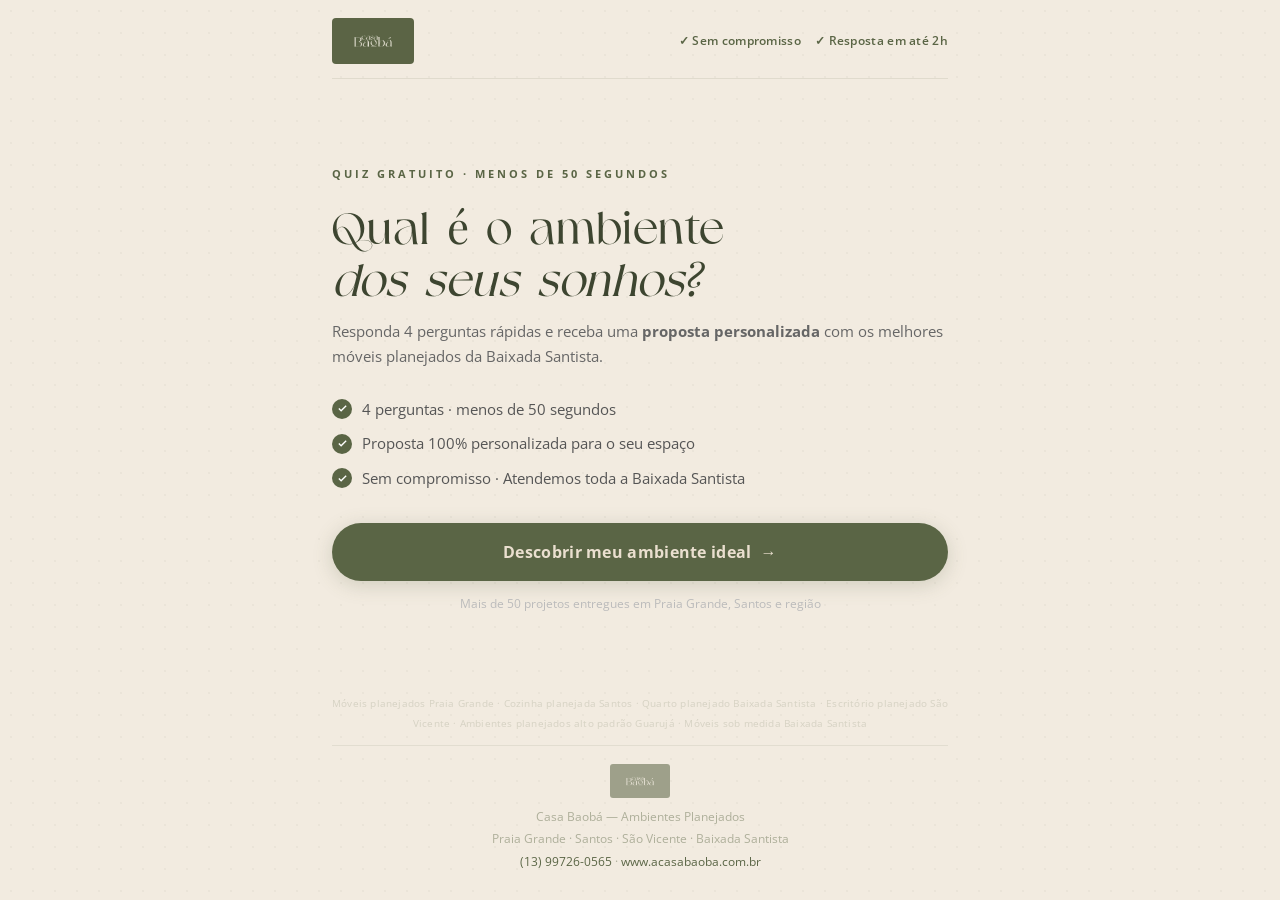
<file: quiz.html>
<!DOCTYPE html>
<html lang="pt-BR">
<head>
  <!-- Google Tag Manager -->
  <script>(function(w,d,s,l,i){w[l]=w[l]||[];w[l].push({'gtm.start':
  new Date().getTime(),event:'gtm.js'});var f=d.getElementsByTagName(s)[0],
  j=d.createElement(s),dl=l!='dataLayer'?'&l='+l:'';j.async=true;j.src=
  'https://www.googletagmanager.com/gtm.js?id='+i+dl;f.parentNode.insertBefore(j,f);
  })(window,document,'script','dataLayer','GTM-PFZQ8HLK');</script>

  <meta charset="UTF-8" />
  <meta name="viewport" content="width=device-width, initial-scale=1.0" />
  <meta name="description" content="Quiz gratuito: descubra o ambiente planejado ideal para você em 4 perguntas. Proposta personalizada de móveis planejados de alto padrão — Praia Grande, Santos e Baixada Santista." />
  <title>Quiz — Descubra Seu Ambiente Planejado Ideal | Casa Baobá</title>

  <meta name="geo.region" content="BR-SP" />
  <meta name="geo.placename" content="Praia Grande, São Paulo, Brasil" />
  <meta name="geo.position" content="-24.0056;-46.4105" />
  <meta name="ICBM" content="-24.0056, -46.4105" />
  <meta name="keywords" content="quiz móveis planejados, orçamento móveis planejados Praia Grande, cozinha planejada Baixada Santista, ambientes planejados Santos, móveis planejados alto padrão São Vicente" />

  <meta property="og:type" content="website" />
  <meta property="og:locale" content="pt_BR" />
  <meta property="og:title" content="Quiz — Descubra Seu Ambiente Planejado Ideal | Casa Baobá" />
  <meta property="og:description" content="4 perguntas rápidas para receber uma proposta personalizada de móveis planejados de alto padrão na Baixada Santista." />
  <meta property="og:url" content="https://www.acasabaoba.com.br/quiz" />
  <meta property="og:image" content="https://www.acasabaoba.com.br/images/COZINHA/1.jpeg" />
  <link rel="canonical" href="https://www.acasabaoba.com.br/quiz" />

  <script type="application/ld+json">
  {
    "@context": "https://schema.org",
    "@type": "LocalBusiness",
    "name": "Casa Baobá",
    "description": "Ambientes planejados com design contemporâneo e sobriedade estética.",
    "url": "https://www.acasabaoba.com.br",
    "telephone": "+55-13-99726-0565",
    "address": { "@type": "PostalAddress", "addressLocality": "Praia Grande", "addressRegion": "SP", "addressCountry": "BR" },
    "areaServed": ["Praia Grande","Santos","São Vicente","Guarujá","Cubatão","Mongaguá","Itanhaém","Peruíbe","São Paulo"]
  }
  </script>

  <link rel="preconnect" href="https://fonts.googleapis.com" />
  <link rel="preconnect" href="https://fonts.gstatic.com" crossorigin />
  <link href="https://fonts.googleapis.com/css2?family=Open+Sans:wght@300;400;600;700&family=Playfair+Display:ital,wght@0,400;1,400&display=swap" rel="stylesheet" />

  <style>
    @font-face {
      font-family: 'Rische';
      src: url('fonts/rische.otf') format('opentype');
      font-weight: 400; font-style: normal; font-display: swap;
    }

    *, *::before, *::after { box-sizing: border-box; margin: 0; padding: 0; }

    :root {
      --verde:   #5A6545;
      --escuro:  #3d4530;
      --areia:   #EADFCF;
      --creme:   #F2EBE0;
      --branco:  #FFFFFF;
      --texto:   #2C2C2C;
      --ft:      'Rische', 'Playfair Display', Georgia, serif;
      --fc:      'Open Sans', sans-serif;
      --r:       12px;
      --tr:      0.22s ease;
    }

    html { scroll-behavior: smooth; }

    body {
      font-family: var(--fc);
      background: var(--creme);
      background-image: radial-gradient(rgba(90,101,69,0.05) 1px, transparent 1px);
      background-size: 22px 22px;
      color: var(--texto);
      line-height: 1.65;
      -webkit-font-smoothing: antialiased;
      min-height: 100vh;
    }

    a { text-decoration: none; color: inherit; }
    button { cursor: pointer; border: none; background: none; font-family: inherit; }
    img { display: block; max-width: 100%; }

    /* ── WRAPPER ── */
    .qw {
      max-width: 660px;
      margin: 0 auto;
      min-height: 100vh;
      display: flex;
      flex-direction: column;
      padding: 0 22px;
    }

    /* ── HEADER ── */
    .qhead {
      display: flex;
      align-items: center;
      justify-content: space-between;
      padding: 18px 0 14px;
      border-bottom: 1px solid rgba(90,101,69,0.12);
    }
    .qhead__logo img { height: 46px; border-radius: 4px; }
    .qhead__trust {
      display: flex;
      gap: 14px;
      font-size: 12px;
      color: var(--verde);
      font-weight: 600;
      letter-spacing: 0.3px;
    }
    .qhead__trust span::before { content: '✓ '; }
    @media (max-width: 440px) { .qhead__trust span:first-child { display: none; } }

    /* ── PROGRESS ── */
    .qprog {
      padding: 14px 0 2px;
      visibility: hidden;
    }
    .qprog__meta {
      display: flex;
      justify-content: space-between;
      font-size: 11px;
      font-weight: 700;
      letter-spacing: 0.5px;
      color: rgba(90,101,69,0.6);
      margin-bottom: 7px;
      text-transform: uppercase;
    }
    .qprog__bar { height: 3px; background: rgba(90,101,69,0.12); border-radius: 99px; overflow: hidden; }
    .qprog__fill { height: 100%; background: var(--verde); border-radius: 99px; transition: width 0.5s ease; width: 0%; }

    /* ── STEPS ── */
    .quiz-main { flex: 1; }

    .qs { display: none; padding: 36px 0 56px; }
    .qs.active { display: block; animation: qIn 0.32s ease forwards; }
    @keyframes qIn { from { opacity: 0; transform: translateX(18px); } to { opacity: 1; transform: translateX(0); } }

    /* ── TYPOGRAPHY ── */
    .qs__tag {
      display: inline-block;
      font-size: 11px;
      font-weight: 700;
      letter-spacing: 3px;
      text-transform: uppercase;
      color: var(--verde);
      margin-bottom: 18px;
    }
    .qs h1, .qs h2 {
      font-family: var(--ft);
      font-weight: 400;
      color: var(--escuro);
      line-height: 1.18;
      margin-bottom: 14px;
    }
    .qs h1 { font-size: clamp(30px, 7vw, 44px); }
    .qs h2 { font-size: clamp(24px, 5.5vw, 36px); }
    .qs h1 em, .qs h2 em { font-style: italic; }
    .qs__sub { font-size: 15px; color: #666; margin-bottom: 28px; line-height: 1.65; }
    .qs__ctx {
      display: inline-flex;
      align-items: center;
      gap: 6px;
      background: rgba(90,101,69,0.08);
      border-radius: 99px;
      padding: 5px 13px;
      font-size: 12px;
      font-weight: 600;
      color: var(--verde);
      margin-bottom: 14px;
      letter-spacing: 0.3px;
    }

    /* ── CHECKLIST ── */
    .qlist { list-style: none; margin: 18px 0 32px; display: flex; flex-direction: column; gap: 10px; }
    .qlist li { display: flex; align-items: center; gap: 10px; font-size: 15px; color: #555; }
    .qlist li::before {
      content: '';
      width: 20px; height: 20px; min-width: 20px;
      border-radius: 50%;
      background: var(--verde) url("data:image/svg+xml,%3Csvg xmlns='http://www.w3.org/2000/svg' width='11' height='11' viewBox='0 0 24 24' fill='none' stroke='white' stroke-width='3'%3E%3Cpolyline points='20 6 9 17 4 12'/%3E%3C/svg%3E") center no-repeat;
    }

    /* ── CARDS ── */
    .qcards { display: grid; gap: 10px; margin-bottom: 28px; }
    .qcards--3 { grid-template-columns: repeat(3, 1fr); }
    .qcards--2 { grid-template-columns: repeat(2, 1fr); }
    @media (max-width: 460px) { .qcards--3 { grid-template-columns: repeat(2, 1fr); } }

    .qcard {
      background: var(--branco);
      border: 1.5px solid rgba(90,101,69,0.14);
      border-radius: var(--r);
      padding: 18px 12px 16px;
      text-align: center;
      cursor: pointer;
      transition: border-color var(--tr), transform var(--tr), box-shadow var(--tr);
      display: flex; flex-direction: column; align-items: center; gap: 9px;
      position: relative;
      user-select: none;
    }
    .qcard:hover { border-color: var(--verde); transform: translateY(-2px); box-shadow: 0 6px 22px rgba(90,101,69,0.11); }
    .qcard.sel { border-color: var(--verde); background: rgba(90,101,69,0.05); }
    .qcard.sel::after {
      content: '✓';
      position: absolute; top: 7px; right: 9px;
      width: 19px; height: 19px;
      border-radius: 50%;
      background: var(--verde);
      color: white;
      font-size: 11px; font-weight: 700;
      line-height: 19px; text-align: center;
    }
    .qcard__icon { width: 44px; height: 44px; color: var(--verde); }
    .qcard__icon svg { width: 100%; height: 100%; }
    .qcard__lbl { font-size: 13px; font-weight: 700; color: var(--escuro); line-height: 1.3; }
    .qcard__sub { font-size: 12px; color: #999; line-height: 1.4; }

    /* ── OPTIONS ── */
    .qopts { display: flex; flex-direction: column; gap: 9px; margin-bottom: 28px; }
    .qopt {
      background: var(--branco);
      border: 1.5px solid rgba(90,101,69,0.14);
      border-radius: var(--r);
      padding: 16px 18px;
      cursor: pointer;
      transition: border-color var(--tr), transform var(--tr);
      display: flex; align-items: center; gap: 13px;
      user-select: none;
    }
    .qopt:hover { border-color: var(--verde); transform: translateX(3px); }
    .qopt.sel { border-color: var(--verde); background: rgba(90,101,69,0.04); }
    .qopt__radio {
      width: 21px; height: 21px; min-width: 21px;
      border-radius: 50%;
      border: 2px solid rgba(90,101,69,0.28);
      transition: all var(--tr);
      position: relative;
    }
    .qopt.sel .qopt__radio { border-color: var(--verde); background: var(--verde); }
    .qopt.sel .qopt__radio::after {
      content: '';
      position: absolute; inset: 4px;
      border-radius: 50%; background: white;
    }
    .qopt__lbl { font-size: 15px; font-weight: 600; color: var(--escuro); display: block; }
    .qopt__desc { font-size: 13px; color: #999; margin-top: 2px; }
    .qopt--soft { border-color: rgba(217,79,79,0.15); }
    .qopt--soft:hover { border-color: rgba(217,79,79,0.4); transform: none; }

    /* ── PRICE BOX ── */
    .qprice {
      background: var(--branco);
      border: 1.5px solid rgba(90,101,69,0.16);
      border-radius: var(--r);
      padding: 18px 20px;
      margin-bottom: 20px;
      display: flex; gap: 13px; align-items: flex-start;
    }
    .qprice__icon { font-size: 26px; margin-top: 1px; }
    .qprice h4 { font-family: var(--ft); font-size: 17px; color: var(--escuro); font-weight: 400; margin-bottom: 5px; }
    .qprice p { font-size: 14px; color: #666; line-height: 1.6; }
    .qprice strong { color: var(--verde); }

    /* ── INPUTS ── */
    .qfg { margin-bottom: 14px; }
    .qfg label {
      display: block;
      font-size: 11px; font-weight: 700;
      letter-spacing: 1.5px; text-transform: uppercase;
      color: var(--verde); margin-bottom: 7px;
    }
    .qfg input {
      width: 100%;
      padding: 15px 17px;
      border: 1.5px solid rgba(90,101,69,0.2);
      border-radius: 10px;
      font-family: var(--fc); font-size: 16px;
      color: var(--texto); background: var(--branco);
      outline: none;
      transition: border-color 0.22s, box-shadow 0.22s;
      appearance: none;
    }
    .qfg input:focus { border-color: var(--verde); box-shadow: 0 0 0 3px rgba(90,101,69,0.1); }
    .qfg input.err { border-color: #d94f4f; box-shadow: 0 0 0 3px rgba(217,79,79,0.1); }
    .qfg input::placeholder { color: #c0c0c0; }
    .qfg__hint { font-size: 12px; color: #d94f4f; margin-top: 5px; display: none; }
    .qfg input.err + .qfg__hint { display: block; }

    /* ── BUTTONS ── */
    .qbtn {
      display: inline-flex; align-items: center; justify-content: center; gap: 9px;
      font-family: var(--fc); font-weight: 700; letter-spacing: 0.3px;
      border-radius: 99px; cursor: pointer; border: none;
      transition: all 0.25s ease;
    }
    .qbtn--main {
      background: var(--verde); color: var(--areia);
      width: 100%; padding: 18px;
      font-size: 16px;
      box-shadow: 0 4px 20px rgba(90,101,69,0.22);
      margin-bottom: 4px;
    }
    .qbtn--main:hover { background: var(--escuro); transform: translateY(-2px); box-shadow: 0 8px 28px rgba(90,101,69,0.28); }
    .qbtn--back { background: none; color: #aaa; font-size: 13px; padding: 8px 0; margin-top: 6px; }
    .qbtn--back:hover { color: var(--verde); }
    .arr { display: inline-block; transition: transform 0.2s; }
    .qbtn--main:hover .arr { transform: translateX(4px); }

    /* ── MICRO ── */
    .qmicro { font-size: 12px; color: #bbb; text-align: center; margin-top: 10px; line-height: 1.5; }

    /* ── RESULT SCREENS ── */
    .qresult { text-align: center; padding: 16px 0 40px; }
    .qresult__ico {
      width: 76px; height: 76px; border-radius: 50%;
      background: rgba(90,101,69,0.08);
      display: flex; align-items: center; justify-content: center;
      color: var(--verde); margin: 0 auto 22px;
    }
    .qresult h2 { font-family: var(--ft); font-size: clamp(26px, 6vw, 36px); color: var(--escuro); font-weight: 400; margin-bottom: 14px; }
    .qresult p { font-size: 15px; color: #555; line-height: 1.7; margin-bottom: 10px; max-width: 460px; margin-left: auto; margin-right: auto; }
    .qresult__box { background: var(--branco); border-radius: var(--r); padding: 22px; margin: 24px 0; text-align: left; }
    .qresult__box h4 { font-family: var(--ft); font-size: 16px; color: var(--verde); font-weight: 400; margin-bottom: 14px; }
    .qresult__row { display: flex; align-items: flex-start; gap: 11px; margin-bottom: 12px; font-size: 14px; color: #555; }
    .qresult__row:last-child { margin-bottom: 0; }
    .qresult__num { width: 26px; height: 26px; min-width: 26px; border-radius: 50%; background: var(--verde); color: white; font-size: 13px; font-weight: 700; display: flex; align-items: center; justify-content: center; }

    /* ── FOOTER ── */
    .qfoot { border-top: 1px solid rgba(90,101,69,0.1); padding: 18px 0 26px; text-align: center; }
    .qfoot img { height: 34px; border-radius: 3px; margin: 0 auto 8px; opacity: 0.55; }
    .qfoot p { font-size: 12px; color: rgba(90,101,69,0.45); line-height: 1.9; }
    .qfoot a { color: var(--verde); }

    /* ── SEO INVISIBLE ── */
    .qseo { font-size: 10px; color: rgba(90,101,69,0.18); text-align: center; padding: 6px 0 12px; line-height: 2; letter-spacing: 0.2px; }
  </style>
</head>
<body>
  <noscript><iframe src="https://www.googletagmanager.com/ns.html?id=GTM-PFZQ8HLK" height="0" width="0" style="display:none;visibility:hidden"></iframe></noscript>

  <div class="qw">

    <!-- HEADER -->
    <header class="qhead">
      <a href="/" class="qhead__logo"><img src="images/LOGO/logo.jpg" alt="Casa Baobá — Ambientes Planejados" /></a>
      <div class="qhead__trust">
        <span>Sem compromisso</span>
        <span>Resposta em até 2h</span>
      </div>
    </header>

    <!-- PROGRESS -->
    <div class="qprog" id="qprog">
      <div class="qprog__meta">
        <span id="qprog-lbl">Pergunta 1 de 5</span>
        <span id="qprog-pct">20%</span>
      </div>
      <div class="qprog__bar"><div class="qprog__fill" id="qprog-fill"></div></div>
    </div>

    <main class="quiz-main">

      <!-- ══════════════ STEP 0 — BOAS-VINDAS ══════════════ -->
      <section class="qs active" id="qs-0">
        <span class="qs__tag">Quiz gratuito · Menos de 50 segundos</span>
        <h1>Qual é o ambiente<br><em>dos seus sonhos?</em></h1>
        <p class="qs__sub">Responda 4 perguntas rápidas e receba uma <strong>proposta personalizada</strong> com os melhores móveis planejados da Baixada Santista.</p>

        <ul class="qlist">
          <li>4 perguntas · menos de 50 segundos</li>
          <li>Proposta 100% personalizada para o seu espaço</li>
          <li>Sem compromisso · Atendemos toda a Baixada Santista</li>
        </ul>

        <button type="button" class="qbtn qbtn--main" onclick="goStep(1)">
          Descobrir meu ambiente ideal <span class="arr">→</span>
        </button>
        <p class="qmicro">Mais de 50 projetos entregues em Praia Grande, Santos e região</p>
      </section>

      <!-- ══════════════ STEP 1 — AMBIENTE ══════════════ -->
      <section class="qs" id="qs-1">
        <h2>Qual ambiente você quer<br><em>transformar?</em></h2>
        <p class="qs__sub">Selecione o principal ambiente do seu projeto</p>

        <div class="qcards qcards--3">

          <div class="qcard" onclick="selCard('ambiente','Cozinha',this,2)">
            <div class="qcard__icon"><svg viewBox="0 0 32 32" fill="none" stroke="currentColor" stroke-width="1.8" stroke-linecap="round" stroke-linejoin="round"><rect x="3" y="7" width="26" height="18" rx="3"/><line x1="3" y1="14" x2="29" y2="14"/><circle cx="9" cy="11" r="1.5" fill="currentColor" stroke="none"/><circle cx="16" cy="11" r="1.5" fill="currentColor" stroke="none"/><circle cx="23" cy="11" r="1.5" fill="currentColor" stroke="none"/><rect x="9" y="17" width="9" height="5" rx="1.5"/></svg></div>
            <span class="qcard__lbl">Cozinha</span>
          </div>

          <div class="qcard" onclick="selCard('ambiente','Quarto de Casal',this,2)">
            <div class="qcard__icon"><svg viewBox="0 0 32 32" fill="none" stroke="currentColor" stroke-width="1.8" stroke-linecap="round" stroke-linejoin="round"><path d="M4 24V16"/><path d="M28 24V16"/><rect x="4" y="16" width="24" height="8" rx="2"/><path d="M4 16a4 4 0 0 1 4-4h3.5a2.5 2.5 0 0 1 0 5H4V16z"/><path d="M28 16a4 4 0 0 0-4-4h-3.5a2.5 2.5 0 0 0 0 5H28V16z"/><line x1="2" y1="24" x2="30" y2="24"/></svg></div>
            <span class="qcard__lbl">Quarto Casal</span>
          </div>

          <div class="qcard" onclick="selCard('ambiente','Escritório / Home Office',this,2)">
            <div class="qcard__icon"><svg viewBox="0 0 32 32" fill="none" stroke="currentColor" stroke-width="1.8" stroke-linecap="round" stroke-linejoin="round"><rect x="3" y="5" width="26" height="16" rx="2"/><line x1="12" y1="25" x2="20" y2="25"/><line x1="16" y1="21" x2="16" y2="25"/><line x1="3" y1="28" x2="29" y2="28"/></svg></div>
            <span class="qcard__lbl">Escritório</span>
          </div>

          <div class="qcard" onclick="selCard('ambiente','Sala de Estar',this,2)">
            <div class="qcard__icon"><svg viewBox="0 0 32 32" fill="none" stroke="currentColor" stroke-width="1.8" stroke-linecap="round" stroke-linejoin="round"><path d="M6 21V14a2 2 0 0 1 2-2h16a2 2 0 0 1 2 2v7"/><rect x="2" y="17" width="4" height="7" rx="2"/><rect x="26" y="17" width="4" height="7" rx="2"/><rect x="6" y="21" width="20" height="4" rx="1.5"/><line x1="6" y1="25" x2="4" y2="29"/><line x1="26" y1="25" x2="28" y2="29"/></svg></div>
            <span class="qcard__lbl">Sala</span>
          </div>

          <div class="qcard" onclick="selCard('ambiente','Quarto Infantil / Juvenil',this,2)">
            <div class="qcard__icon"><svg viewBox="0 0 32 32" fill="none" stroke="currentColor" stroke-width="1.8" stroke-linecap="round" stroke-linejoin="round"><circle cx="16" cy="10" r="4"/><path d="M10 29V22a6 6 0 0 1 12 0v7"/><line x1="7" y1="29" x2="25" y2="29"/></svg></div>
            <span class="qcard__lbl">Quarto Infantil / Juvenil</span>
          </div>

          <div class="qcard" onclick="selCard('ambiente','Apartamento Completo',this,2)">
            <div class="qcard__icon"><svg viewBox="0 0 32 32" fill="none" stroke="currentColor" stroke-width="1.8" stroke-linecap="round" stroke-linejoin="round"><path d="M3 14L16 3l13 11"/><path d="M6 13v16h20V13"/><rect x="13" y="19" width="6" height="10"/><rect x="7" y="17" width="4" height="4"/><rect x="21" y="17" width="4" height="4"/></svg></div>
            <span class="qcard__lbl">Casa Completa</span>
          </div>

        </div>
        <button type="button" class="qbtn qbtn--back" onclick="goStep(0)">← Voltar</button>
      </section>

      <!-- ══════════════ STEP 2 — ESTILO ══════════════ -->
      <section class="qs" id="qs-2">
        <div class="qs__ctx">
          <svg width="13" height="13" viewBox="0 0 24 24" fill="none" stroke="currentColor" stroke-width="2"><path d="M3 9l9-7 9 7v11a2 2 0 0 1-2 2H5a2 2 0 0 1-2-2z"/></svg>
          <span id="q2-ctx">Seu projeto</span>
        </div>
        <h2>Qual estilo combina<br><em>com você?</em></h2>
        <p class="qs__sub">Escolha o visual que representa o ambiente que você imagina</p>

        <div class="qcards qcards--2">

          <div class="qcard" onclick="selCard('estilo','Contemporâneo',this,3)">
            <div class="qcard__icon"><svg viewBox="0 0 32 32" fill="none" stroke="currentColor" stroke-width="1.8" stroke-linecap="round"><rect x="4" y="6" width="10" height="11" rx="1.5"/><rect x="18" y="6" width="10" height="11" rx="1.5"/><rect x="4" y="20" width="10" height="6" rx="1.5"/><rect x="18" y="20" width="10" height="6" rx="1.5"/></svg></div>
            <span class="qcard__lbl">Contemporâneo</span>
            <span class="qcard__sub">Linhas limpas, tons neutros</span>
          </div>

          <div class="qcard" onclick="selCard('estilo','Moderno',this,3)">
            <div class="qcard__icon"><svg viewBox="0 0 32 32" fill="none" stroke="currentColor" stroke-width="1.8" stroke-linecap="round"><rect x="4" y="4" width="24" height="24" rx="4"/><line x1="16" y1="4" x2="16" y2="28"/><line x1="4" y1="16" x2="28" y2="16"/></svg></div>
            <span class="qcard__lbl">Moderno</span>
            <span class="qcard__sub">Design ousado e sofisticado</span>
          </div>

          <div class="qcard" onclick="selCard('estilo','Rústico / Clássico',this,3)">
            <div class="qcard__icon"><svg viewBox="0 0 32 32" fill="none" stroke="currentColor" stroke-width="1.8" stroke-linecap="round" stroke-linejoin="round"><path d="M4 28V12l12-8 12 8v16"/><rect x="12" y="18" width="8" height="10"/><line x1="4" y1="12" x2="28" y2="12"/></svg></div>
            <span class="qcard__lbl">Rústico</span>
            <span class="qcard__sub">Madeira, aconchego e tradição</span>
          </div>

          <div class="qcard" onclick="selCard('estilo','Minimalista',this,3)">
            <div class="qcard__icon"><svg viewBox="0 0 32 32" fill="none" stroke="currentColor" stroke-width="1.8" stroke-linecap="round"><line x1="7" y1="11" x2="25" y2="11"/><line x1="7" y1="16" x2="21" y2="16"/><line x1="7" y1="21" x2="17" y2="21"/></svg></div>
            <span class="qcard__lbl">Minimalista</span>
            <span class="qcard__sub">Menos é mais — pureza e forma</span>
          </div>

        </div>
        <button type="button" class="qbtn qbtn--back" onclick="goStep(1)">← Voltar</button>
      </section>

      <!-- ══════════════ STEP 3 — PRAZO ══════════════ -->
      <section class="qs" id="qs-3">
        <h2>Quando você quer<br><em>iniciar?</em></h2>
        <p class="qs__sub">Isso nos ajuda a priorizar seu atendimento</p>

        <div class="qopts">
          <div class="qopt" onclick="selOpt('prazo','Em breve — próximo mês',this,4)">
            <div class="qopt__radio"></div>
            <div><span class="qopt__lbl">Em breve — próximo mês</span><span class="qopt__desc">Estou pronto para começar agora</span></div>
          </div>
          <div class="qopt" onclick="selOpt('prazo','Nos próximos 3 meses',this,4)">
            <div class="qopt__radio"></div>
            <div><span class="qopt__lbl">Nos próximos 3 meses</span><span class="qopt__desc">Ainda preciso organizar alguns detalhes</span></div>
          </div>
          <div class="qopt" onclick="selOpt('prazo','Entre 3 e 6 meses',this,4)">
            <div class="qopt__radio"></div>
            <div><span class="qopt__lbl">Entre 3 e 6 meses</span><span class="qopt__desc">Estou na fase de planejamento</span></div>
          </div>
          <div class="qopt" onclick="selOpt('prazo','Ainda estou planejando',this,4)">
            <div class="qopt__radio"></div>
            <div><span class="qopt__lbl">Ainda estou planejando</span><span class="qopt__desc">Quero me informar antes de decidir</span></div>
          </div>
        </div>

        <button type="button" class="qbtn qbtn--back" onclick="goStep(2)">← Voltar</button>
      </section>

      <!-- ══════════════ STEP 4 — ORÇAMENTO (QUALIFICAÇÃO) ══════════════ -->
      <section class="qs" id="qs-4">
        <h2>Sobre o investimento<br><em>no seu projeto</em></h2>

        <div class="qprice">
          <div class="qprice__icon">🌿</div>
          <div>
            <h4>Móveis planejados de alto padrão</h4>
            <p>Nossos projetos têm investimento a partir de <strong>R$ 8.000</strong>, parcelados em até <strong>10x sem juros</strong>. Cada detalhe reflete qualidade de material, acabamento e projeto personalizado.</p>
          </div>
        </div>

        <p class="qs__sub">Esse valor está dentro do que você planejou?</p>

        <div class="qopts">
          <div class="qopt" onclick="selOpt('orcamento','✅ Sim, está dentro do meu planejamento',this,5)">
            <div class="qopt__radio"></div>
            <div><span class="qopt__lbl">Sim, está dentro do meu planejamento</span></div>
          </div>
          <div class="qopt" onclick="selOpt('orcamento','✅ Posso investir acima disso',this,5)">
            <div class="qopt__radio"></div>
            <div><span class="qopt__lbl">Posso investir acima disso</span></div>
          </div>
          <div class="qopt" onclick="selOpt('orcamento','🟡 Ainda não defini o valor — quero entender as opções',this,5)">
            <div class="qopt__radio"></div>
            <div><span class="qopt__lbl">Ainda não defini o valor</span><span class="qopt__desc">Quero entender melhor as opções antes de decidir</span></div>
          </div>
          <div class="qopt qopt--soft" onclick="selOpt('orcamento','__out__',this,'out')">
            <div class="qopt__radio"></div>
            <div><span class="qopt__lbl">Está acima do que planejei por enquanto</span></div>
          </div>
        </div>

        <button type="button" class="qbtn qbtn--back" onclick="goStep(3)">← Voltar</button>
      </section>

      <!-- ══════════════ STEP 5 — DADOS ══════════════ -->
      <section class="qs" id="qs-5">
        <span class="qs__tag">Último passo ✓</span>
        <h2>Quase lá!<br><em>Como podemos te chamar?</em></h2>
        <p class="qs__sub">Preencha abaixo e nossa equipe entra em contato com sua proposta em até <strong>2 horas</strong>.</p>

        <div class="qfg">
          <label for="q-nome">Seu nome *</label>
          <input type="text" id="q-nome" placeholder="Como podemos te chamar?" autocomplete="name" />
          <p class="qfg__hint">Por favor, informe seu nome.</p>
        </div>
        <div class="qfg">
          <label for="q-wa">WhatsApp *</label>
          <input type="tel" id="q-wa" placeholder="(00) 00000-0000" maxlength="15" autocomplete="tel" />
          <p class="qfg__hint">Informe um WhatsApp válido.</p>
        </div>

        <button type="button" class="qbtn qbtn--main" id="q-submit" onclick="submitLead()">
          <svg width="19" height="19" viewBox="0 0 24 24" fill="currentColor"><path d="M17.472 14.382c-.297-.149-1.758-.867-2.03-.967-.273-.099-.471-.148-.67.15-.197.297-.767.966-.94 1.164-.173.199-.347.223-.644.075-.297-.15-1.255-.463-2.39-1.475-.883-.788-1.48-1.761-1.653-2.059-.173-.297-.018-.458.13-.606.134-.133.298-.347.446-.52.149-.174.198-.298.298-.497.099-.198.05-.371-.025-.52-.075-.149-.669-1.612-.916-2.207-.242-.579-.487-.5-.669-.51-.173-.008-.371-.01-.57-.01-.198 0-.52.074-.792.372-.272.297-1.04 1.016-1.04 2.479 0 1.462 1.065 2.875 1.213 3.074.149.198 2.096 3.2 5.077 4.487.709.306 1.262.489 1.694.625.712.227 1.36.195 1.871.118.571-.085 1.758-.719 2.006-1.413.248-.694.248-1.289.173-1.413-.074-.124-.272-.198-.57-.347z"/><path d="M12 0C5.373 0 0 5.373 0 12c0 2.127.558 4.126 1.533 5.86L.057 23.428a.75.75 0 0 0 .916.916l5.568-1.476A11.952 11.952 0 0 0 12 24c6.627 0 12-5.373 12-12S18.627 0 12 0zm0 22c-1.907 0-3.693-.528-5.217-1.448l-.374-.222-3.878 1.028 1.028-3.772-.241-.389A9.96 9.96 0 0 1 2 12C2 6.477 6.477 2 12 2s10 4.477 10 10-4.477 10-10 10z"/></svg>
          Enviar minha proposta
        </button>
        <p class="qmicro">Seus dados são usados apenas para contato. Não compartilhamos com terceiros.</p>
        <button type="button" class="qbtn qbtn--back" onclick="goStep(4)">← Voltar</button>
      </section>

      <!-- ══════════════ SUCESSO ══════════════ -->
      <section class="qs" id="qs-success">
        <div class="qresult">
          <div class="qresult__ico">
            <svg width="38" height="38" viewBox="0 0 24 24" fill="none" stroke="currentColor" stroke-width="1.5"><path d="M22 11.08V12a10 10 0 1 1-5.93-9.14"/><polyline points="22 4 12 14.01 9 11.01"/></svg>
          </div>
          <h2>Proposta enviada!<br><em>Até logo.</em></h2>
          <p>Abrimos o WhatsApp com todas as informações do seu projeto. Nossa equipe analisa e entra em contato em até <strong>2 horas</strong>.</p>

          <div class="qresult__box">
            <h4>O que acontece agora:</h4>
            <div class="qresult__row"><div class="qresult__num">1</div><p>Nosso consultor analisa seu perfil e o ambiente escolhido</p></div>
            <div class="qresult__row"><div class="qresult__num">2</div><p>Entramos em contato pelo WhatsApp para agendar a visita técnica gratuita</p></div>
            <div class="qresult__row"><div class="qresult__num">3</div><p>Desenvolvemos o projeto 3D personalizado e apresentamos a proposta completa</p></div>
          </div>

          <a href="/" class="qbtn qbtn--main" style="text-decoration:none; display:inline-flex; margin-top:8px;">
            Ver mais projetos no site <span class="arr">→</span>
          </a>
        </div>
      </section>

      <!-- ══════════════ DESQUALIFICADO ══════════════ -->
      <section class="qs" id="qs-out">
        <div class="qresult">
          <div class="qresult__ico" style="background:rgba(234,223,207,0.6)">
            <svg width="38" height="38" viewBox="0 0 24 24" fill="none" stroke="currentColor" stroke-width="1.5"><path d="M20.84 4.61a5.5 5.5 0 0 0-7.78 0L12 5.67l-1.06-1.06a5.5 5.5 0 0 0-7.78 7.78l1.06 1.06L12 21.23l7.78-7.78 1.06-1.06a5.5 5.5 0 0 0 0-7.78z"/></svg>
          </div>
          <h2>Obrigado pela<br><em>honestidade!</em></h2>
          <p>Entendemos que o momento não é o ideal — e tudo bem. Bons projetos merecem o tempo certo para acontecer.</p>
          <p>Enquanto isso, nos acompanhe no Instagram. Por lá postamos projetos, detalhes e bastidores que podem ser exatamente a inspiração que você precisa. Quando estiver pronto, é só chamar. 🌿</p>

          <a href="https://www.instagram.com/acasabaoba/" target="_blank" rel="noopener" class="qbtn qbtn--main" style="text-decoration:none; display:inline-flex; margin-top:20px;">
            📷 Ver projetos no Instagram
          </a>
          <br/>
          <button type="button" class="qbtn qbtn--back" onclick="goStep(4)" style="margin-top:8px">← Reconsiderar</button>
        </div>
      </section>

    </main>

    <!-- SEO KEYWORDS (visíveis para mecanismos de busca) -->
    <div class="qseo">
      Móveis planejados Praia Grande · Cozinha planejada Santos · Quarto planejado Baixada Santista · Escritório planejado São Vicente · Ambientes planejados alto padrão Guarujá · Móveis sob medida Baixada Santista
    </div>

    <!-- FOOTER -->
    <footer class="qfoot">
      <img src="images/LOGO/logo.jpg" alt="Casa Baobá" />
      <p>
        Casa Baobá — Ambientes Planejados<br>
        Praia Grande · Santos · São Vicente · Baixada Santista<br>
        <a href="tel:+5513997260565">(13) 99726-0565</a> · <a href="/">www.acasabaoba.com.br</a>
      </p>
    </footer>

  </div><!-- /qw -->

  <script>
    // ─── CLICK IDs ─────────────────────────────────────────────
    var _gclid  = new URLSearchParams(window.location.search).get('gclid')  || sessionStorage.getItem('gclid');
    var _fbclid = new URLSearchParams(window.location.search).get('fbclid') || sessionStorage.getItem('fbclid');
    if (_gclid)  sessionStorage.setItem('gclid',  _gclid);
    if (_fbclid) sessionStorage.setItem('fbclid', _fbclid);

    // ─── STATE ─────────────────────────────────────────────────
    var WA  = '5513997260565';
    var TQ  = 4; // total questions
    var cur = 0;
    var ans = { ambiente:'', estilo:'', prazo:'', orcamento:'' };

    // ─── NAVIGATION ────────────────────────────────────────────
    function goStep(n) {
      var prev = document.querySelector('.qs.active');
      if (prev) prev.classList.remove('active');
      var next = document.getElementById('qs-' + n);
      if (!next) return;
      next.classList.add('active');
      cur = n;
      updateProg(n);
      window.scrollTo({ top: 0, behavior: 'smooth' });
    }

    function updateProg(n) {
      var el  = document.getElementById('qprog');
      var lbl = document.getElementById('qprog-lbl');
      var pct = document.getElementById('qprog-pct');
      var bar = document.getElementById('qprog-fill');

      if (typeof n === 'number' && n >= 1 && n <= TQ) {
        el.style.visibility = 'visible';
        var p = Math.round(n / TQ * 100);
        bar.style.width = p + '%';
        lbl.textContent = 'Pergunta ' + n + ' de ' + TQ;
        pct.textContent = p + '%';
      } else if (n === 5) {
        el.style.visibility = 'visible';
        bar.style.width = '100%';
        lbl.textContent = 'Último passo!';
        pct.textContent = '100%';
      } else {
        el.style.visibility = 'hidden';
      }
    }

    // ─── CARD SELECTION ────────────────────────────────────────
    function selCard(field, val, el, next) {
      el.closest('.qcards').querySelectorAll('.qcard').forEach(function(c){ c.classList.remove('sel'); });
      el.classList.add('sel');
      ans[field] = val;
      if (field === 'ambiente') {
        var ctx = document.getElementById('q2-ctx');
        if (ctx) ctx.textContent = val;
      }
      setTimeout(function(){ goStep(next); }, 330);
    }

    // ─── OPTION SELECTION ──────────────────────────────────────
    function selOpt(field, val, el, next) {
      el.closest('.qopts').querySelectorAll('.qopt').forEach(function(o){ o.classList.remove('sel'); });
      el.classList.add('sel');

      if (val === '__out__') {
        ans.orcamento = 'Acima do planejamento atual';
        window.dataLayer = window.dataLayer || [];
        window.dataLayer.push({ event: 'quiz_desqualificado', lead_ambiente: ans.ambiente });
        setTimeout(function(){ goStep('out'); }, 330);
        return;
      }

      ans[field] = val;
      setTimeout(function(){ goStep(next); }, 330);
    }

    // ─── SUBMIT ────────────────────────────────────────────────
    function submitLead() {
      var nEl  = document.getElementById('q-nome');
      var wEl  = document.getElementById('q-wa');
      var nome = nEl.value.trim();
      var wa   = wEl.value.trim();
      var ok   = true;

      nEl.classList.remove('err');
      wEl.classList.remove('err');
      if (!nome) { nEl.classList.add('err'); ok = false; }
      if (!wa || wa.replace(/\D/g,'').length < 10) { wEl.classList.add('err'); ok = false; }
      if (!ok) return;

      window.dataLayer = window.dataLayer || [];
      window.dataLayer.push({
        event:          'quiz_lead_qualificado',
        lead_nome:      nome,
        lead_ambiente:  ans.ambiente,
        lead_orcamento: ans.orcamento
      });

      var msg = '*Lead Qualificado — Casa Baobá Quiz* 🌿\n\n'
        + '👤 *Nome:* ' + nome + '\n'
        + '📱 *WhatsApp:* ' + wa + '\n'
        + '🏠 *Ambiente:* ' + ans.ambiente + '\n'
        + '🎨 *Estilo:* ' + ans.estilo + '\n'
        + '📅 *Prazo:* ' + ans.prazo + '\n'
        + '💰 *Orçamento:* ' + ans.orcamento;

      if (_gclid)  msg += '\n\n[GCLID: ' + _gclid + ']';
      if (_fbclid) msg += '\n[FBCLID: ' + _fbclid + ']';

      window.open('https://wa.me/' + WA + '?text=' + encodeURIComponent(msg), '_blank');
      goStep('success');
    }

    // ─── PHONE MASK + UX ───────────────────────────────────────
    document.addEventListener('DOMContentLoaded', function() {
      var waEl = document.getElementById('q-wa');
      waEl.addEventListener('input', function() {
        var v = this.value.replace(/\D/g,'').substring(0,11);
        if (v.length > 6)      v = '(' + v.slice(0,2) + ') ' + v.slice(2,7) + '-' + v.slice(7);
        else if (v.length > 2) v = '(' + v.slice(0,2) + ') ' + v.slice(2);
        else if (v.length > 0) v = '(' + v;
        this.value = v;
      });

      document.getElementById('q-nome').addEventListener('keydown', function(e) {
        if (e.key === 'Enter') waEl.focus();
      });
      waEl.addEventListener('keydown', function(e) {
        if (e.key === 'Enter') submitLead();
      });

      ['q-nome','q-wa'].forEach(function(id) {
        var el = document.getElementById(id);
        if (el) el.addEventListener('input', function(){ this.classList.remove('err'); });
      });
    });
  </script>
</body>
</html>
</file>
